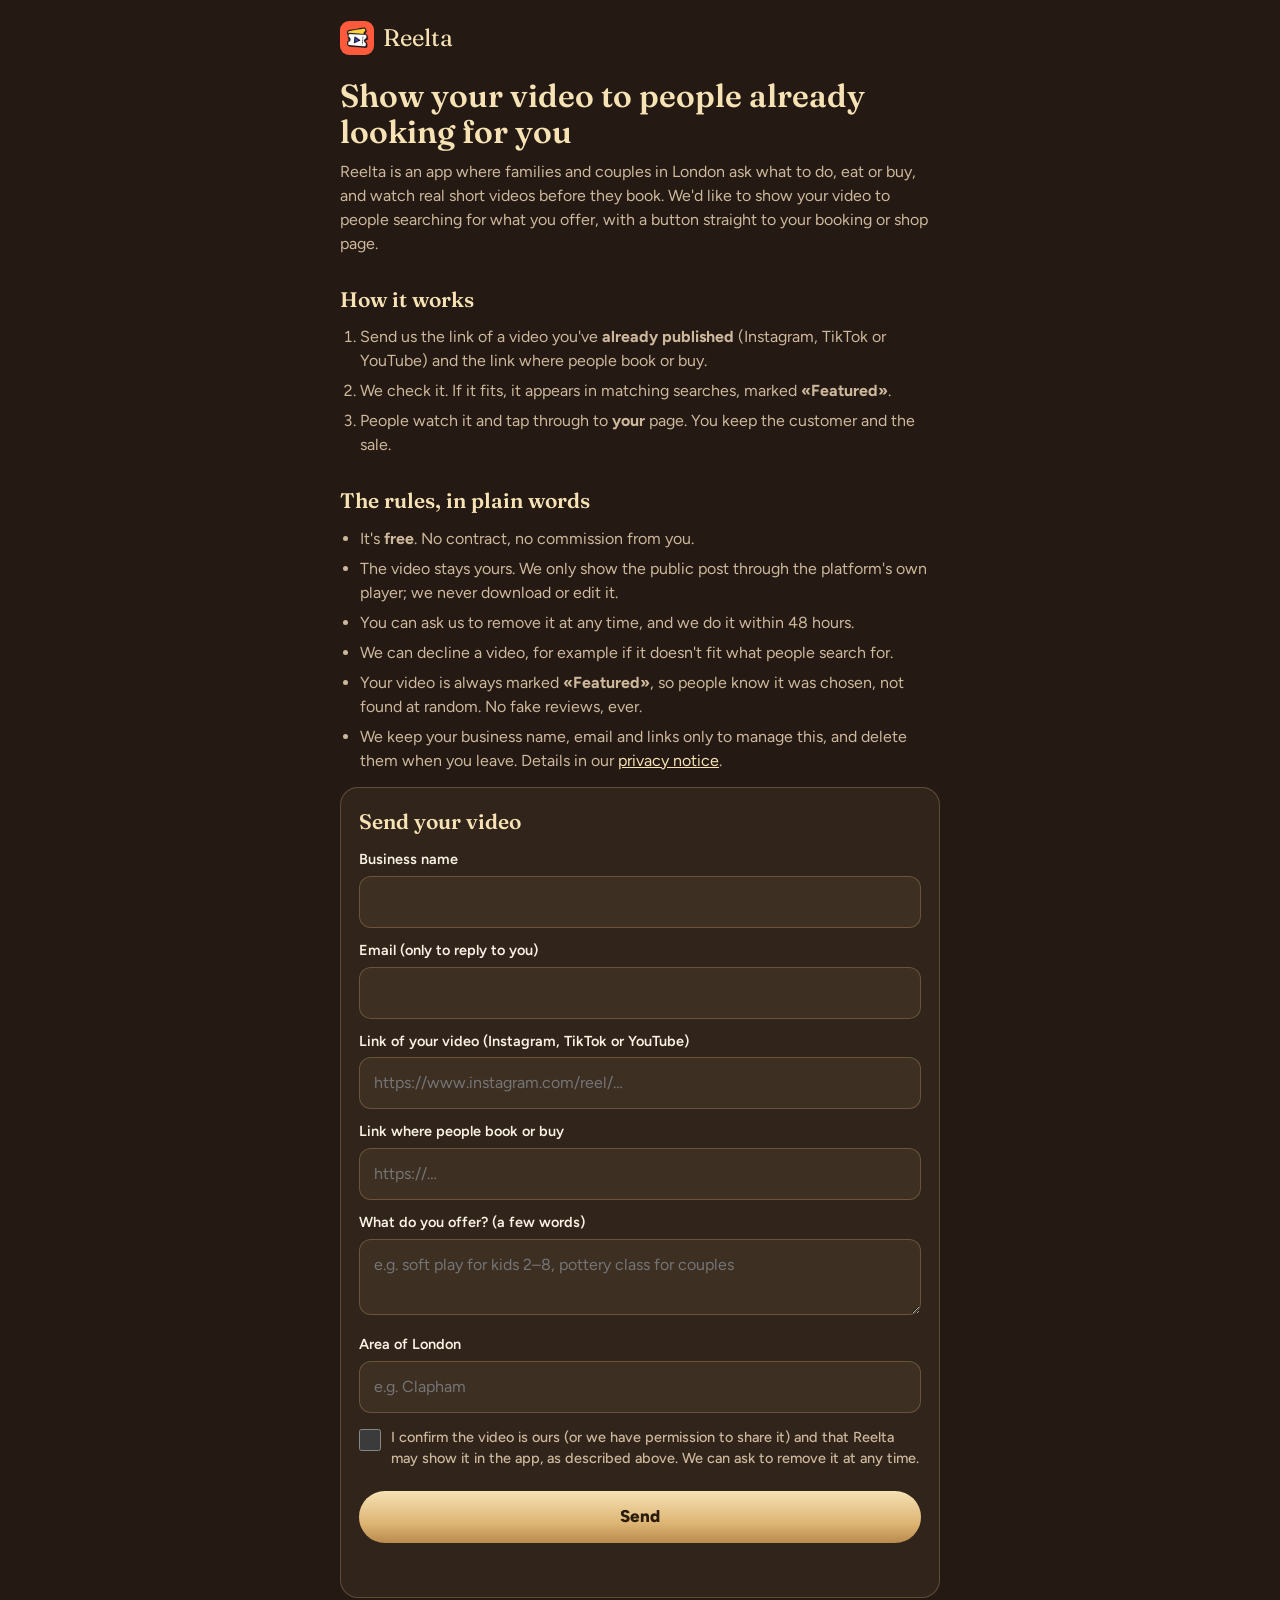
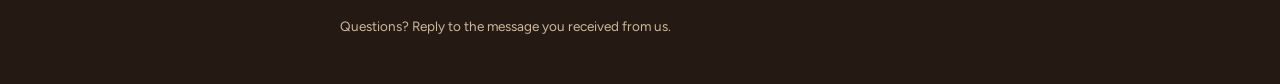
<file: attivita.html>
<!DOCTYPE html>
<html lang="en">
<head>
<meta charset="UTF-8">
<meta name="viewport" content="width=device-width, initial-scale=1, viewport-fit=cover">
<meta name="robots" content="noindex">
<title>Reelta · For local businesses</title>
<meta name="theme-color" content="#241A13">
<link rel="icon" href="icon-192.png?p2">
<link rel="preconnect" href="https://fonts.googleapis.com">
<link rel="preconnect" href="https://fonts.gstatic.com" crossorigin>
<link href="https://fonts.googleapis.com/css2?family=Fraunces:opsz,wght@9..144,600&family=Figtree:wght@400;500;600;800&display=swap" rel="stylesheet">
<style>
:root{color-scheme:dark;--bg:#241A13;--s1:#31251B;--s2:#3E2F23;--line:rgba(226,190,128,.26);--g:#DDB574;--gl:#F6E2B4;--ink:#2B1B0D;--t:#FBF2E4;--m:#CDB89D;--dis:"Fraunces",Georgia,serif;--txt:"Figtree",-apple-system,BlinkMacSystemFont,"Segoe UI",Roboto,sans-serif}
*{box-sizing:border-box;margin:0;padding:0}
body{background:var(--bg);color:var(--t);font-family:var(--txt);line-height:1.5;-webkit-font-smoothing:antialiased}
.wrap{max-width:640px;margin:0 auto;padding:calc(20px + env(safe-area-inset-top,0px)) 20px 48px}
.logo{display:flex;align-items:center;gap:9px;font-family:var(--dis);font-size:24px;color:var(--gl);text-decoration:none;margin-bottom:22px}
.logo img{width:34px;height:34px;border-radius:9px}
h1{font-family:var(--dis);font-weight:600;font-size:32px;line-height:1.12;color:var(--gl);margin-bottom:10px}
h2{font-family:var(--dis);font-weight:600;font-size:21px;color:var(--gl);margin:28px 0 10px}
p,li{color:var(--m);font-size:16px}
ol,ul{padding-left:20px;display:grid;gap:6px}
.card{background:var(--s1);border:1px solid var(--line);border-radius:18px;padding:18px;margin-top:14px}
label{display:block;font-weight:600;color:var(--t);font-size:14.5px;margin:12px 0 5px}
input,textarea{width:100%;padding:13px 14px;border-radius:12px;border:1px solid var(--line);background:var(--s2);color:var(--t);font:inherit;font-size:16px}
textarea{min-height:70px;resize:vertical}
.chk{display:flex;gap:10px;align-items:flex-start;margin-top:14px;font-weight:500;color:var(--m)}
.chk input{width:22px;height:22px;flex:none;margin-top:2px;accent-color:var(--g)}
button{margin-top:16px;width:100%;min-height:52px;border:0;border-radius:999px;background:linear-gradient(180deg,var(--gl),var(--g) 62%,#B98B4E);color:var(--ink);font:inherit;font-weight:800;font-size:17px;cursor:pointer}
button:disabled{opacity:.6}
#msg{margin-top:12px;font-weight:600;min-height:1.5em}
#msg.ok{color:#8FD6A0}#msg.err{color:#FFB4A8}
.small{font-size:13.5px}
a{color:var(--gl)}
</style>
</head>
<body>
<div class="wrap">
  <a class="logo" href="scopri.html"><img src="icon-192.png?p2" alt="">Reelta</a>
  <h1>Show your video to people already looking for you</h1>
  <p>Reelta is an app where families and couples in London ask what to do, eat or buy, and watch real short videos before they book. We'd like to show your video to people searching for what you offer, with a button straight to your booking or shop page.</p>

  <h2>How it works</h2>
  <ol>
    <li>Send us the link of a video you've <b>already published</b> (Instagram, TikTok or YouTube) and the link where people book or buy.</li>
    <li>We check it. If it fits, it appears in matching searches, marked <b>«Featured»</b>.</li>
    <li>People watch it and tap through to <b>your</b> page. You keep the customer and the sale.</li>
  </ol>

  <h2>The rules, in plain words</h2>
  <ul>
    <li>It's <b>free</b>. No contract, no commission from you.</li>
    <li>The video stays yours. We only show the public post through the platform's own player; we never download or edit it.</li>
    <li>You can ask us to remove it at any time, and we do it within 48 hours.</li>
    <li>We can decline a video, for example if it doesn't fit what people search for.</li>
    <li>Your video is always marked <b>«Featured»</b>, so people know it was chosen, not found at random. No fake reviews, ever.</li>
    <li>We keep your business name, email and links only to manage this, and delete them when you leave. Details in our <a href="privacy.html">privacy notice</a>.</li>
  </ul>

  <div class="card">
    <h2 style="margin-top:0">Send your video</h2>
    <form id="f" novalidate>
      <label for="n">Business name</label>
      <input id="n" maxlength="80" autocomplete="organization" required>
      <label for="e">Email (only to reply to you)</label>
      <input id="e" type="email" maxlength="120" autocomplete="email" required>
      <label for="v">Link of your video (Instagram, TikTok or YouTube)</label>
      <input id="v" type="url" maxlength="300" inputmode="url" placeholder="https://www.instagram.com/reel/…" required>
      <label for="a">Link where people book or buy</label>
      <input id="a" type="url" maxlength="300" inputmode="url" placeholder="https://…" required>
      <label for="w">What do you offer? (a few words)</label>
      <textarea id="w" maxlength="120" placeholder="e.g. soft play for kids 2–8, pottery class for couples"></textarea>
      <label for="ar">Area of London</label>
      <input id="ar" maxlength="60" placeholder="e.g. Clapham">
      <label class="chk"><input id="c" type="checkbox" required><span>I confirm the video is ours (or we have permission to share it) and that Reelta may show it in the app, as described above. We can ask to remove it at any time.</span></label>
      <button id="go" type="submit">Send</button>
      <p id="msg" aria-live="polite"></p>
    </form>
  </div>
  <p class="small" style="margin-top:18px">Questions? Reply to the message you received from us.</p>
</div>
<script>
(function () {
  var SB = 'https://rvtxhsasngpqtojntpcn.supabase.co', SK = 'sb_publishable_gJzeHncdMVaGN2wvUAoTBA_TtnFhpC2';
  var $ = function (id) { return document.getElementById(id); }, msg = $('msg');
  var say = function (t, ok) { msg.textContent = t; msg.className = ok ? 'ok' : 'err'; };
  var VID = /^https:\/\/(www\.|m\.|vm\.|vt\.)?(instagram\.com|tiktok\.com|youtube\.com|youtu\.be)\//;
  $('f').addEventListener('submit', function (ev) {
    ev.preventDefault();
    var d = { name: $('n').value.trim(), email: $('e').value.trim(), video_url: $('v').value.trim(), action_url: $('a').value.trim(), what: $('w').value.trim(), area: $('ar').value.trim(), consent: $('c').checked, lang: 'en' };
    if (d.name.length < 2) return say('Please add your business name.');
    if (!/^[^@\s]+@[^@\s]+\.[^@\s]+$/.test(d.email)) return say('Please check the email.');
    if (!VID.test(d.video_url)) return say('The video link must start with https:// and be from Instagram, TikTok or YouTube.');
    if (!/^https:\/\/\S+$/.test(d.action_url)) return say('The booking link must start with https://');
    if (!d.consent) return say('Please tick the box to confirm.');
    $('go').disabled = true; say('Sending…', true);
    fetch(SB + '/rest/v1/biz_sub', { method: 'POST', headers: { 'Content-Type': 'application/json', apikey: SK, Authorization: 'Bearer ' + SK, Prefer: 'return=minimal' }, body: JSON.stringify(d) })
      .then(function (r) { if (!r.ok) throw new Error(r.status); $('f').reset(); say('Thank you! We’ll check your video and reply by email within a few days.', true); })
      .catch(function () { say('It didn’t go through. Please check the links and try again.'); })
      .then(function () { $('go').disabled = false; });
  });
})();
</script>
</body>
</html>
</file>
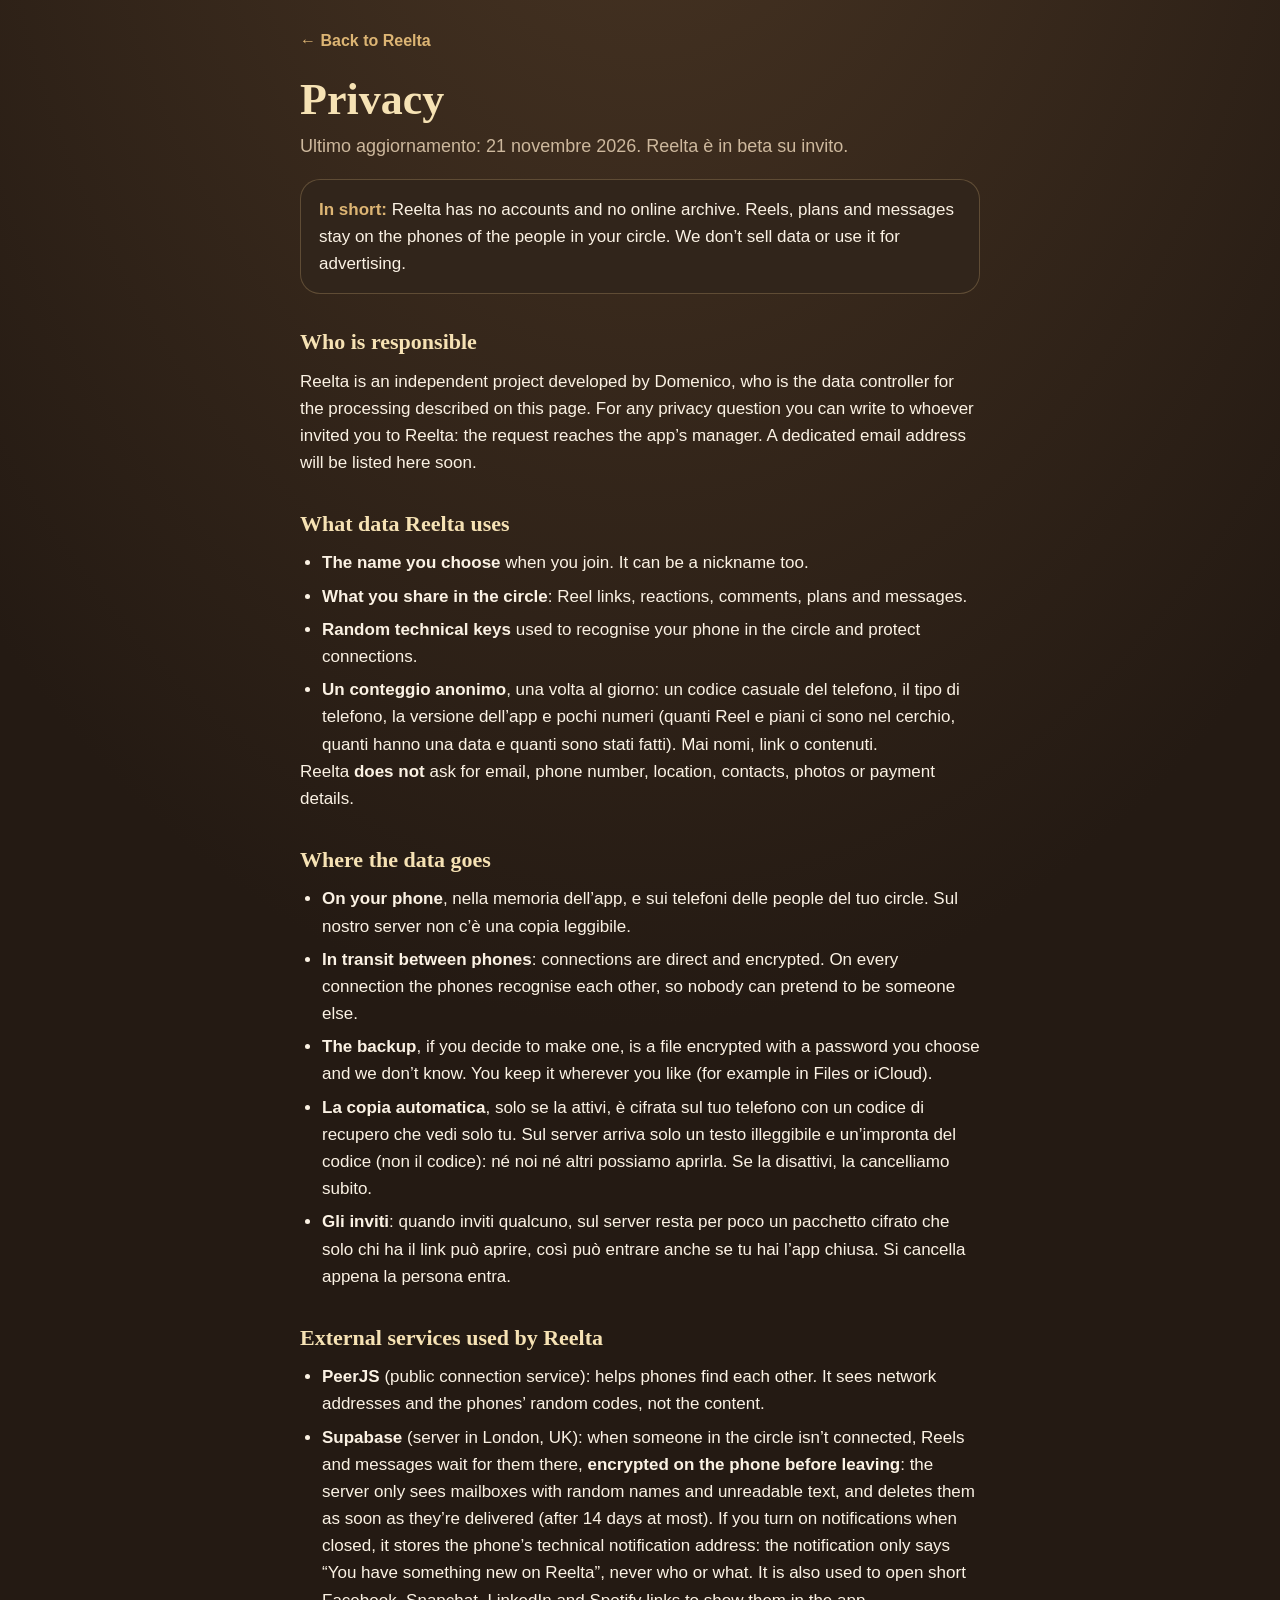
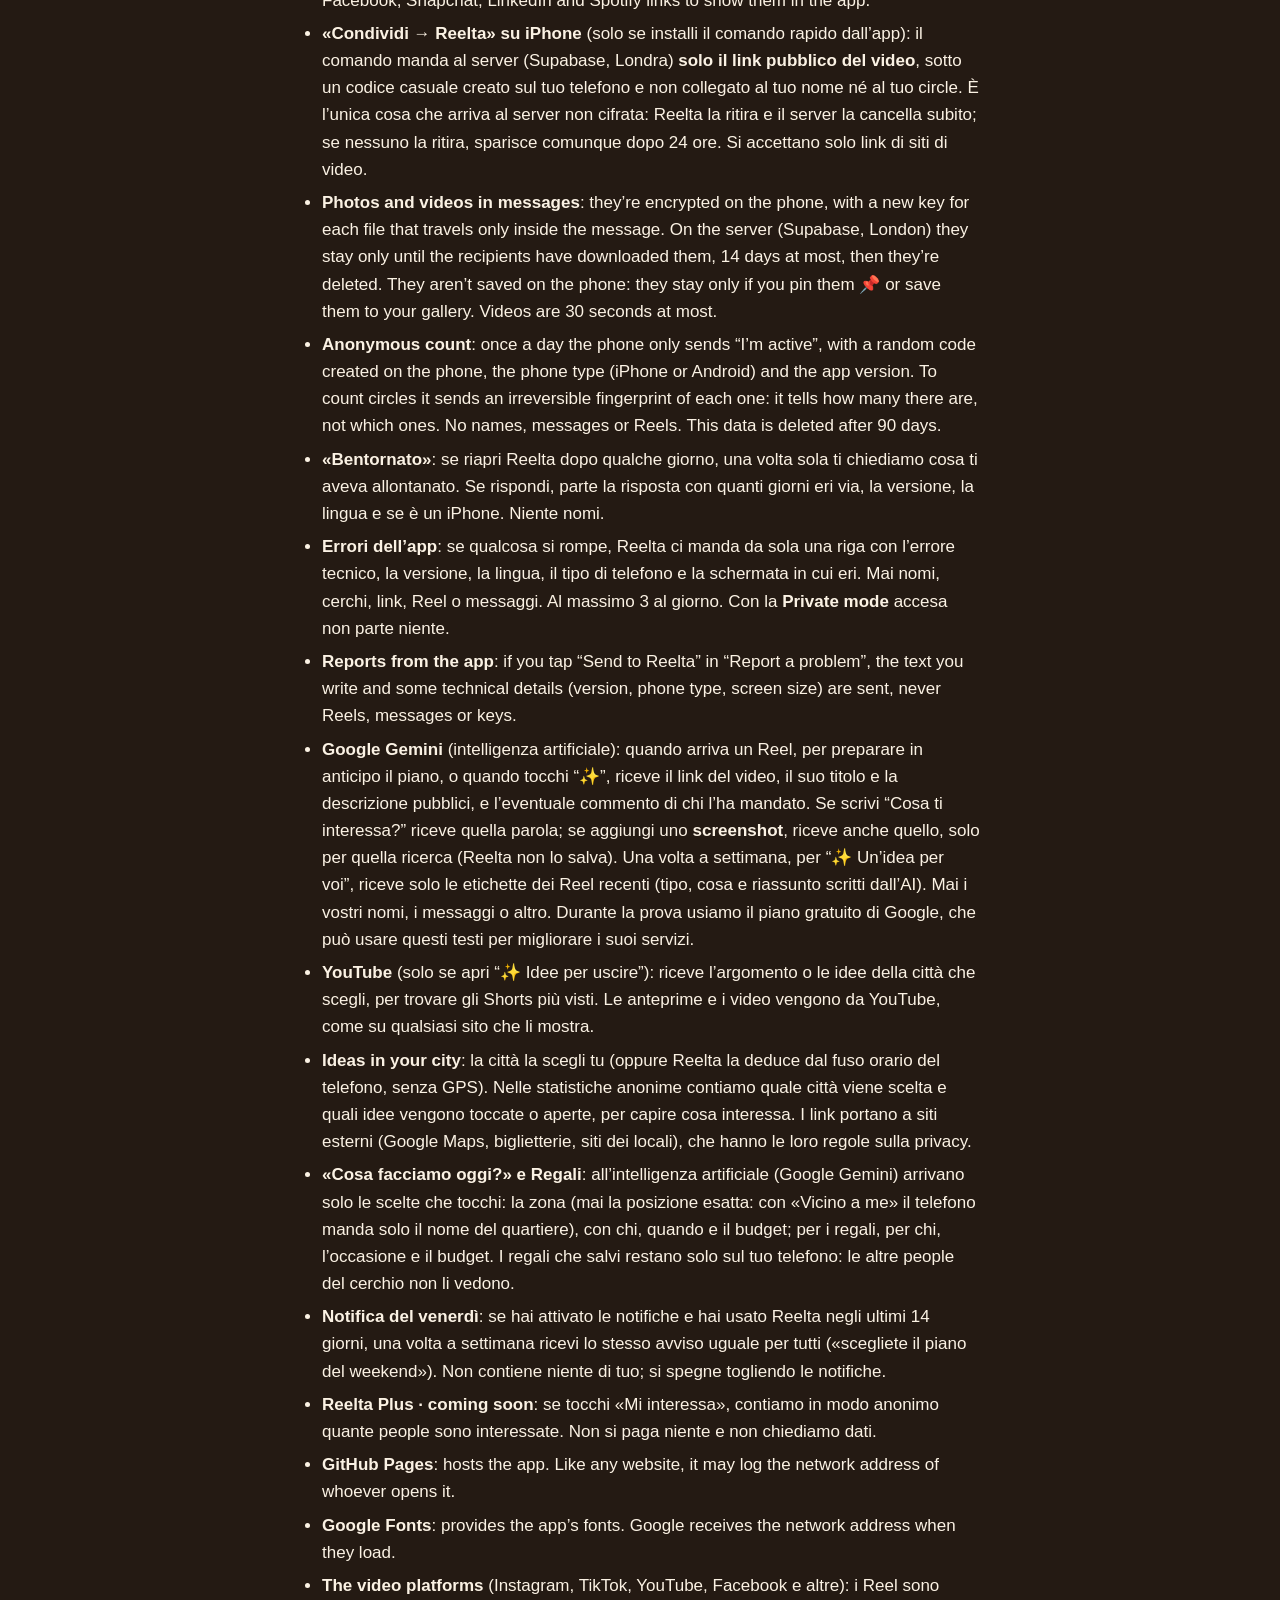
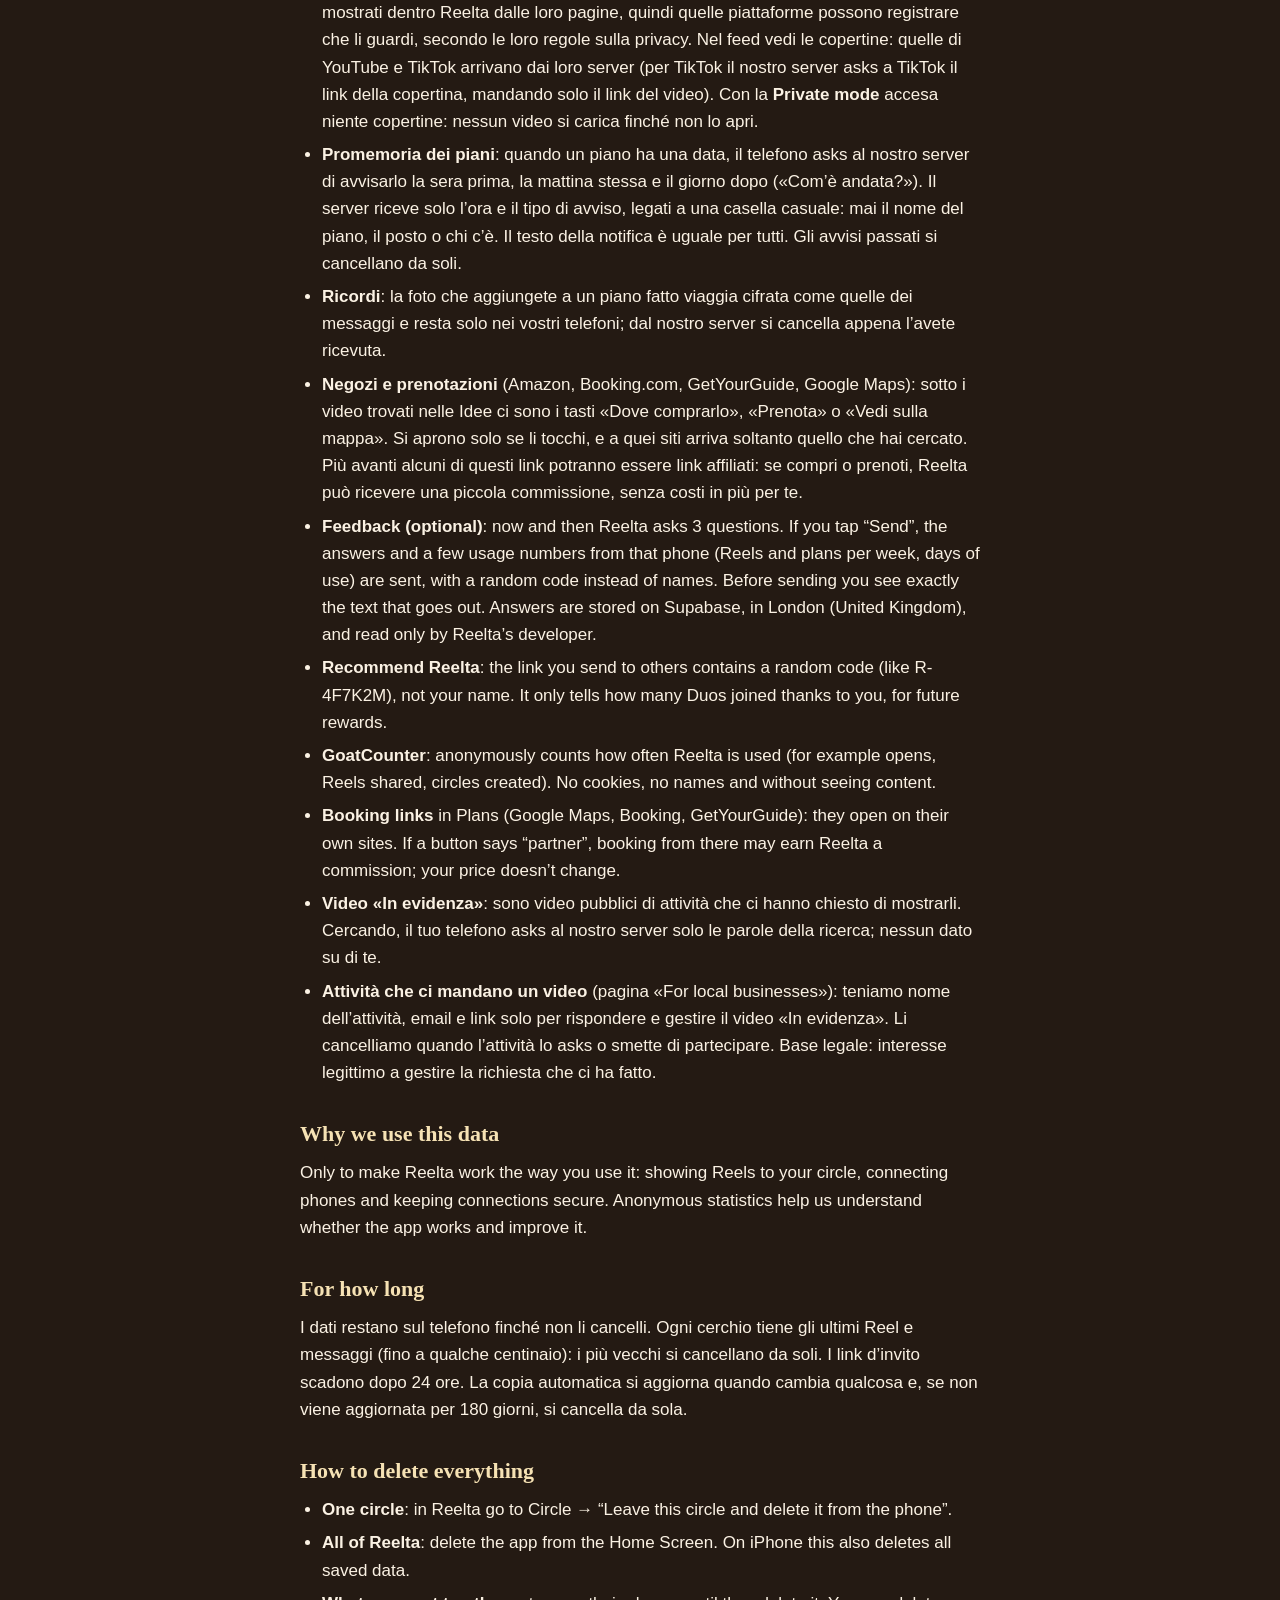
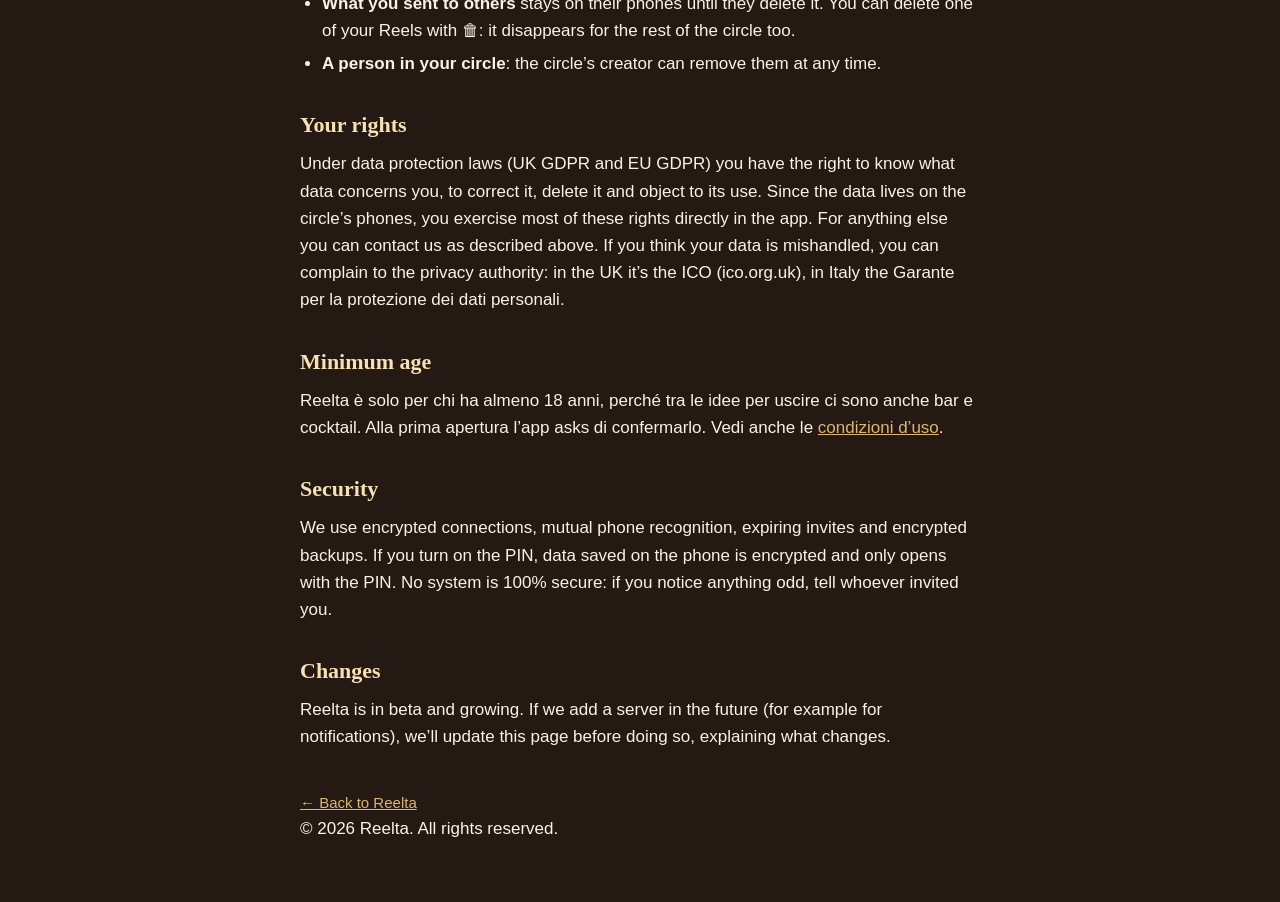
<file: privacy.html>
<!DOCTYPE html>
<html lang="it">
<head>
<meta charset="UTF-8">
<meta name="viewport" content="width=device-width, initial-scale=1, viewport-fit=cover">
<script src="lang.js"></script>
<title>Privacy · Reelta</title>
<meta name="description" content="Come Reelta tratta i tuoi dati: cosa salva, dove, chi lo vede e come cancellare tutto.">
<meta name="theme-color" content="#241A13">
<link rel="icon" href="icon-192.png?p2">
<style>
:root{color-scheme:dark;--bg:#241A13;--s1:#31251B;--line:rgba(226,190,128,.26);--g:#DDB574;--gl:#F6E2B4;--t:#FBF2E4;--m:#CDB89D}
*{box-sizing:border-box;margin:0;padding:0}
body{background:radial-gradient(120% 40% at 50% -6%,#4A3624 0%,var(--bg) 60%) var(--bg);color:var(--t);font-family:-apple-system,BlinkMacSystemFont,"Segoe UI",Roboto,sans-serif;line-height:1.6;-webkit-font-smoothing:antialiased}
main{max-width:720px;margin:0 auto;padding:calc(28px + env(safe-area-inset-top,0px)) 20px 60px}
a{color:var(--g)}
h1{font-family:Georgia,"Times New Roman",serif;font-weight:600;font-size:clamp(32px,8vw,44px);color:var(--gl);line-height:1.1;margin-bottom:8px}
h2{font-family:Georgia,"Times New Roman",serif;font-weight:600;font-size:22px;color:var(--gl);margin:30px 0 8px}
p,li{font-size:17px;color:var(--t)}
p+p{margin-top:10px}
ul{padding-left:22px;margin-top:8px}li+li{margin-top:6px}
.lead{color:var(--m);font-size:18px}
.box{background:var(--s1);border:1px solid var(--line);border-radius:20px;padding:16px 18px;margin-top:18px}
.box b{color:var(--g)}
.top{display:inline-block;margin-bottom:22px;text-decoration:none;font-weight:700}
footer{margin-top:40px;color:var(--m);font-size:15px}
</style>
</head>
<body>
<main>
<a class="top" href="./">← Torna a Reelta</a>
<h1>Privacy</h1>
<p class="lead">Ultimo aggiornamento: 21 novembre 2026. Reelta è in beta su invito.</p>

<div class="box">
  <p><b>In breve:</b> Reelta non ha account e non ha un archivio online. Reel, piani e messaggi restano sui telefoni delle persone del tuo cerchio. Non vendiamo dati e non li usiamo per pubblicità.</p>
</div>

<h2>Chi è responsabile</h2>
<p>Reelta è un progetto indipendente sviluppato da Domenico, che è il titolare del trattamento dei dati descritto in questa pagina. Per qualsiasi domanda sulla privacy puoi scrivere a chi ti ha invitato su Reelta: la richiesta arriva a chi gestisce l’app. Un indirizzo email dedicato verrà indicato qui a breve.</p>

<h2>Quali dati usa Reelta</h2>
<ul>
  <li><b>Il nome che scegli</b> quando entri. Può essere anche un soprannome.</li>
  <li><b>Quello che condividi nel cerchio</b>: i link dei Reel, le reazioni, i commenti, i piani e i messaggi.</li>
  <li><b>Chiavi tecniche casuali</b> che servono a riconoscere il tuo telefono nel cerchio e a proteggere i collegamenti.</li>
  <li><b>Un conteggio anonimo</b>, una volta al giorno: un codice casuale del telefono, il tipo di telefono, la versione dell’app e pochi numeri (quanti Reel e piani ci sono nel cerchio, quanti hanno una data e quanti sono stati fatti). Mai nomi, link o contenuti.</li>
</ul>
<p>Reelta <b>non</b> chiede email, numero di telefono, posizione, rubrica, foto o dati di pagamento.</p>

<h2>Dove finiscono i dati</h2>
<ul>
  <li><b>Sul tuo telefono</b>, nella memoria dell’app, e sui telefoni delle persone del tuo cerchio. Sul nostro server non c’è una copia leggibile.</li>
  <li><b>In viaggio tra i telefoni</b>: i collegamenti sono diretti e cifrati. A ogni collegamento i telefoni si riconoscono a vicenda, così nessuno può fingersi un altro.</li>
  <li><b>La copia di sicurezza</b>, se decidi di farla, è un file cifrato con una password che scegli tu e che noi non conosciamo. Lo conservi dove vuoi tu (per esempio in File o iCloud).</li>
  <li><b>La copia automatica</b>, solo se la attivi, è cifrata sul tuo telefono con un codice di recupero che vedi solo tu. Sul server arriva solo un testo illeggibile e un’impronta del codice (non il codice): né noi né altri possiamo aprirla. Se la disattivi, la cancelliamo subito.</li>
  <li><b>Gli inviti</b>: quando inviti qualcuno, sul server resta per poco un pacchetto cifrato che solo chi ha il link può aprire, così può entrare anche se tu hai l’app chiusa. Si cancella appena la persona entra.</li>
</ul>

<h2>Servizi esterni usati da Reelta</h2>
<ul>
  <li><b>PeerJS</b> (servizio pubblico di collegamento): aiuta i telefoni a trovarsi. Vede gli indirizzi di rete e i codici casuali dei telefoni, non i contenuti.</li>
  <li><b>Supabase</b> (server a Londra, Regno Unito): quando una persona del cerchio non è collegata, Reel e messaggi la aspettano lì, <b>cifrati sul telefono prima di partire</b>: il server vede solo caselle con nomi casuali e testo illeggibile, e li cancella appena consegnati (al massimo dopo 14 giorni). Se attivi gli avvisi ad app chiusa, conserva l’indirizzo tecnico delle notifiche del telefono: la notifica dice solo “Hai qualcosa di nuovo su Reelta”, mai chi né cosa. Serve anche ad aprire i link corti di Facebook, Snapchat, LinkedIn e Spotify per mostrarli nell’app.</li>
  <li><b>«Condividi → Reelta» su iPhone</b> (solo se installi il comando rapido dall’app): il comando manda al server (Supabase, Londra) <b>solo il link pubblico del video</b>, sotto un codice casuale creato sul tuo telefono e non collegato al tuo nome né al tuo cerchio. È l’unica cosa che arriva al server non cifrata: Reelta la ritira e il server la cancella subito; se nessuno la ritira, sparisce comunque dopo 24 ore. Si accettano solo link di siti di video.</li>
  <li><b>Foto e video nei messaggi</b>: vengono cifrati sul telefono, con una chiave nuova per ogni file che viaggia solo dentro il messaggio. Sul server (Supabase, Londra) restano solo finché chi deve riceverli li ha scaricati, al massimo 14 giorni, poi si cancellano. Sul telefono non si salvano: restano solo se li fissi 📌 o li salvi tu nella galleria. I video durano al massimo 30 secondi.</li>
  <li><b>Conteggio anonimo</b>: una volta al giorno il telefono manda solo “sono attivo”, con un codice casuale creato sul telefono, il tipo di telefono (iPhone o Android) e la versione dell’app. Per contare i cerchi manda un’impronta irreversibile di ciascuno: serve a sapere quanti sono, non quali. Niente nomi, messaggi o Reel. Questi dati si cancellano dopo 90 giorni.</li>
  <li><b>«Bentornato»</b>: se riapri Reelta dopo qualche giorno, una volta sola ti chiediamo cosa ti aveva allontanato. Se rispondi, parte la risposta con quanti giorni eri via, la versione, la lingua e se è un iPhone. Niente nomi.</li>
  <li><b>Errori dell’app</b>: se qualcosa si rompe, Reelta ci manda da sola una riga con l’errore tecnico, la versione, la lingua, il tipo di telefono e la schermata in cui eri. Mai nomi, cerchi, link, Reel o messaggi. Al massimo 3 al giorno. Con la <b>Modalità riservata</b> accesa non parte niente.</li>
  <li><b>Segnalazioni dall’app</b>: se tocchi “Invia a Reelta” in “Segnala un problema”, partono il testo che scrivi e alcuni dettagli tecnici (versione, tipo di telefono, misure dello schermo), mai Reel, messaggi o chiavi.</li>
  <li><b>Google Gemini</b> (intelligenza artificiale): quando arriva un Reel, per preparare in anticipo il piano, o quando tocchi “✨”, riceve il link del video, il suo titolo e la descrizione pubblici, e l’eventuale commento di chi l’ha mandato. Se scrivi “Cosa ti interessa?” riceve quella parola; se aggiungi uno <b>screenshot</b>, riceve anche quello, solo per quella ricerca (Reelta non lo salva). Una volta a settimana, per “✨ Un’idea per voi”, riceve solo le etichette dei Reel recenti (tipo, cosa e riassunto scritti dall’AI). Mai i vostri nomi, i messaggi o altro. Durante la prova usiamo il piano gratuito di Google, che può usare questi testi per migliorare i suoi servizi.</li>
  <li><b>YouTube</b> (solo se apri “✨ Idee per uscire”): riceve l’argomento o le idee della città che scegli, per trovare gli Shorts più visti. Le anteprime e i video vengono da YouTube, come su qualsiasi sito che li mostra.</li>
  <li><b>Idee in città</b>: la città la scegli tu (oppure Reelta la deduce dal fuso orario del telefono, senza GPS). Nelle statistiche anonime contiamo quale città viene scelta e quali idee vengono toccate o aperte, per capire cosa interessa. I link portano a siti esterni (Google Maps, biglietterie, siti dei locali), che hanno le loro regole sulla privacy.</li>
  <li><b>«Cosa facciamo oggi?» e Regali</b>: all’intelligenza artificiale (Google Gemini) arrivano solo le scelte che tocchi: la zona (mai la posizione esatta: con «Vicino a me» il telefono manda solo il nome del quartiere), con chi, quando e il budget; per i regali, per chi, l’occasione e il budget. I regali che salvi restano solo sul tuo telefono: le altre persone del cerchio non li vedono.</li>
  <li><b>Notifica del venerdì</b>: se hai attivato le notifiche e hai usato Reelta negli ultimi 14 giorni, una volta a settimana ricevi lo stesso avviso uguale per tutti («scegliete il piano del weekend»). Non contiene niente di tuo; si spegne togliendo le notifiche.</li>
  <li><b>Reelta Plus · in arrivo</b>: se tocchi «Mi interessa», contiamo in modo anonimo quante persone sono interessate. Non si paga niente e non chiediamo dati.</li>
  <li><b>GitHub Pages</b>: ospita l’app. Come ogni sito, può registrare l’indirizzo di rete di chi la apre.</li>
  <li><b>Google Fonts</b>: fornisce i caratteri dell’app. Google riceve l’indirizzo di rete quando vengono caricati.</li>
  <li><b>Le piattaforme dei video</b> (Instagram, TikTok, YouTube, Facebook e altre): i Reel sono mostrati dentro Reelta dalle loro pagine, quindi quelle piattaforme possono registrare che li guardi, secondo le loro regole sulla privacy. Nel feed vedi le copertine: quelle di YouTube e TikTok arrivano dai loro server (per TikTok il nostro server chiede a TikTok il link della copertina, mandando solo il link del video). Con la <b>Modalità riservata</b> accesa niente copertine: nessun video si carica finché non lo apri.</li>
  <li><b>Promemoria dei piani</b>: quando un piano ha una data, il telefono chiede al nostro server di avvisarlo la sera prima, la mattina stessa e il giorno dopo («Com’è andata?»). Il server riceve solo l’ora e il tipo di avviso, legati a una casella casuale: mai il nome del piano, il posto o chi c’è. Il testo della notifica è uguale per tutti. Gli avvisi passati si cancellano da soli.</li>
  <li><b>Ricordi</b>: la foto che aggiungete a un piano fatto viaggia cifrata come quelle dei messaggi e resta solo nei vostri telefoni; dal nostro server si cancella appena l’avete ricevuta.</li>
  <li><b>Negozi e prenotazioni</b> (Amazon, Booking.com, GetYourGuide, Google Maps): sotto i video trovati nelle Idee ci sono i tasti «Dove comprarlo», «Prenota» o «Vedi sulla mappa». Si aprono solo se li tocchi, e a quei siti arriva soltanto quello che hai cercato. Più avanti alcuni di questi link potranno essere link affiliati: se compri o prenoti, Reelta può ricevere una piccola commissione, senza costi in più per te.</li>
  <li><b>Pareri (facoltativi)</b>: ogni tanto Reelta chiede 3 domande. Se tocchi “Invia”, partono le risposte e alcuni numeri d’uso di quel telefono (Reel e piani a settimana, giorni di uso), con un codice casuale al posto dei nomi. Prima di inviare vedi esattamente il testo che parte. Le risposte sono conservate su Supabase, a Londra (Regno Unito), e lette solo da chi sviluppa Reelta.</li>
  <li><b>Consiglia Reelta</b>: il link che mandi ad altre persone contiene un codice casuale (tipo R-4F7K2M), non il tuo nome. Serve solo a sapere quanti Duo sono arrivati grazie a te, per i premi futuri.</li>
  <li><b>GoatCounter</b>: conta in modo anonimo quante volte si usa Reelta (per esempio aperture, Reel condivisi, cerchi creati). Senza cookie, senza nomi e senza vedere i contenuti.</li>
  <li><b>Link di prenotazione</b> nei Piani (Google Maps, Booking, GetYourGuide): si aprono sui loro siti. Se un pulsante dice “partner”, prenotando da lì Reelta può ricevere una commissione; per te il prezzo non cambia.</li>
  <li><b>Video «In evidenza»</b>: sono video pubblici di attività che ci hanno chiesto di mostrarli. Cercando, il tuo telefono chiede al nostro server solo le parole della ricerca; nessun dato su di te.</li>
  <li><b>Attività che ci mandano un video</b> (pagina «For local businesses»): teniamo nome dell’attività, email e link solo per rispondere e gestire il video «In evidenza». Li cancelliamo quando l’attività lo chiede o smette di partecipare. Base legale: interesse legittimo a gestire la richiesta che ci ha fatto.</li>
</ul>

<h2>Perché usiamo questi dati</h2>
<p>Solo per far funzionare Reelta come lo usi tu: mostrare i Reel al tuo cerchio, collegare i telefoni e tenere al sicuro i collegamenti. Le statistiche anonime servono a capire se l’app funziona e a migliorarla.</p>

<h2>Per quanto tempo</h2>
<p>I dati restano sul telefono finché non li cancelli. Ogni cerchio tiene gli ultimi Reel e messaggi (fino a qualche centinaio): i più vecchi si cancellano da soli. I link d’invito scadono dopo 24 ore. La copia automatica si aggiorna quando cambia qualcosa e, se non viene aggiornata per 180 giorni, si cancella da sola.</p>

<h2>Come cancellare tutto</h2>
<ul>
  <li><b>Un cerchio</b>: in Reelta vai su Cerchio → “Esci da questo cerchio e cancellalo dal telefono”.</li>
  <li><b>Tutto Reelta</b>: cancella l’app dalla schermata Home. Su iPhone questo elimina anche tutti i dati salvati.</li>
  <li><b>Quello che hai mandato agli altri</b> resta sui loro telefoni finché non lo cancellano. Puoi eliminare un tuo Reel con 🗑: sparisce anche per il resto del cerchio.</li>
  <li><b>Una persona del tuo cerchio</b>: chi ha creato il cerchio può toglierla in ogni momento.</li>
</ul>

<h2>I tuoi diritti</h2>
<p>Secondo le leggi sulla protezione dei dati (UK GDPR e GDPR europeo) hai diritto di sapere quali dati ti riguardano, correggerli, cancellarli e opporti al loro uso. Visto che i dati stanno sui telefoni del cerchio, la maggior parte di questi diritti li eserciti direttamente dall’app. Per il resto puoi contattarci come indicato sopra. Se pensi che i tuoi dati siano trattati male, puoi rivolgerti all’autorità per la privacy: nel Regno Unito è l’ICO (ico.org.uk), in Italia il Garante per la protezione dei dati personali.</p>

<h2>Età minima</h2>
<p>Reelta è solo per chi ha almeno 18 anni, perché tra le idee per uscire ci sono anche bar e cocktail. Alla prima apertura l’app chiede di confermarlo. Vedi anche le <a href="termini.html">condizioni d’uso</a>.</p>

<h2>Sicurezza</h2>
<p>Usiamo collegamenti cifrati, riconoscimento reciproco dei telefoni, inviti che scadono e copie di sicurezza cifrate. Se attivi il PIN, i dati salvati sul telefono vengono cifrati e si aprono solo con il PIN. Nessun sistema è sicuro al 100%: se noti qualcosa di strano, avvisa chi ti ha invitato.</p>

<h2>Cambiamenti</h2>
<p>Reelta è in beta e sta crescendo. Se in futuro aggiungeremo un server (per esempio per le notifiche), aggiorneremo questa pagina prima di farlo, spiegando cosa cambia.</p>

<footer><a href="./">← Torna a Reelta</a><p>© 2026 Reelta. Tutti i diritti riservati.</p></footer>
</main>
</body>
</html>
</file>
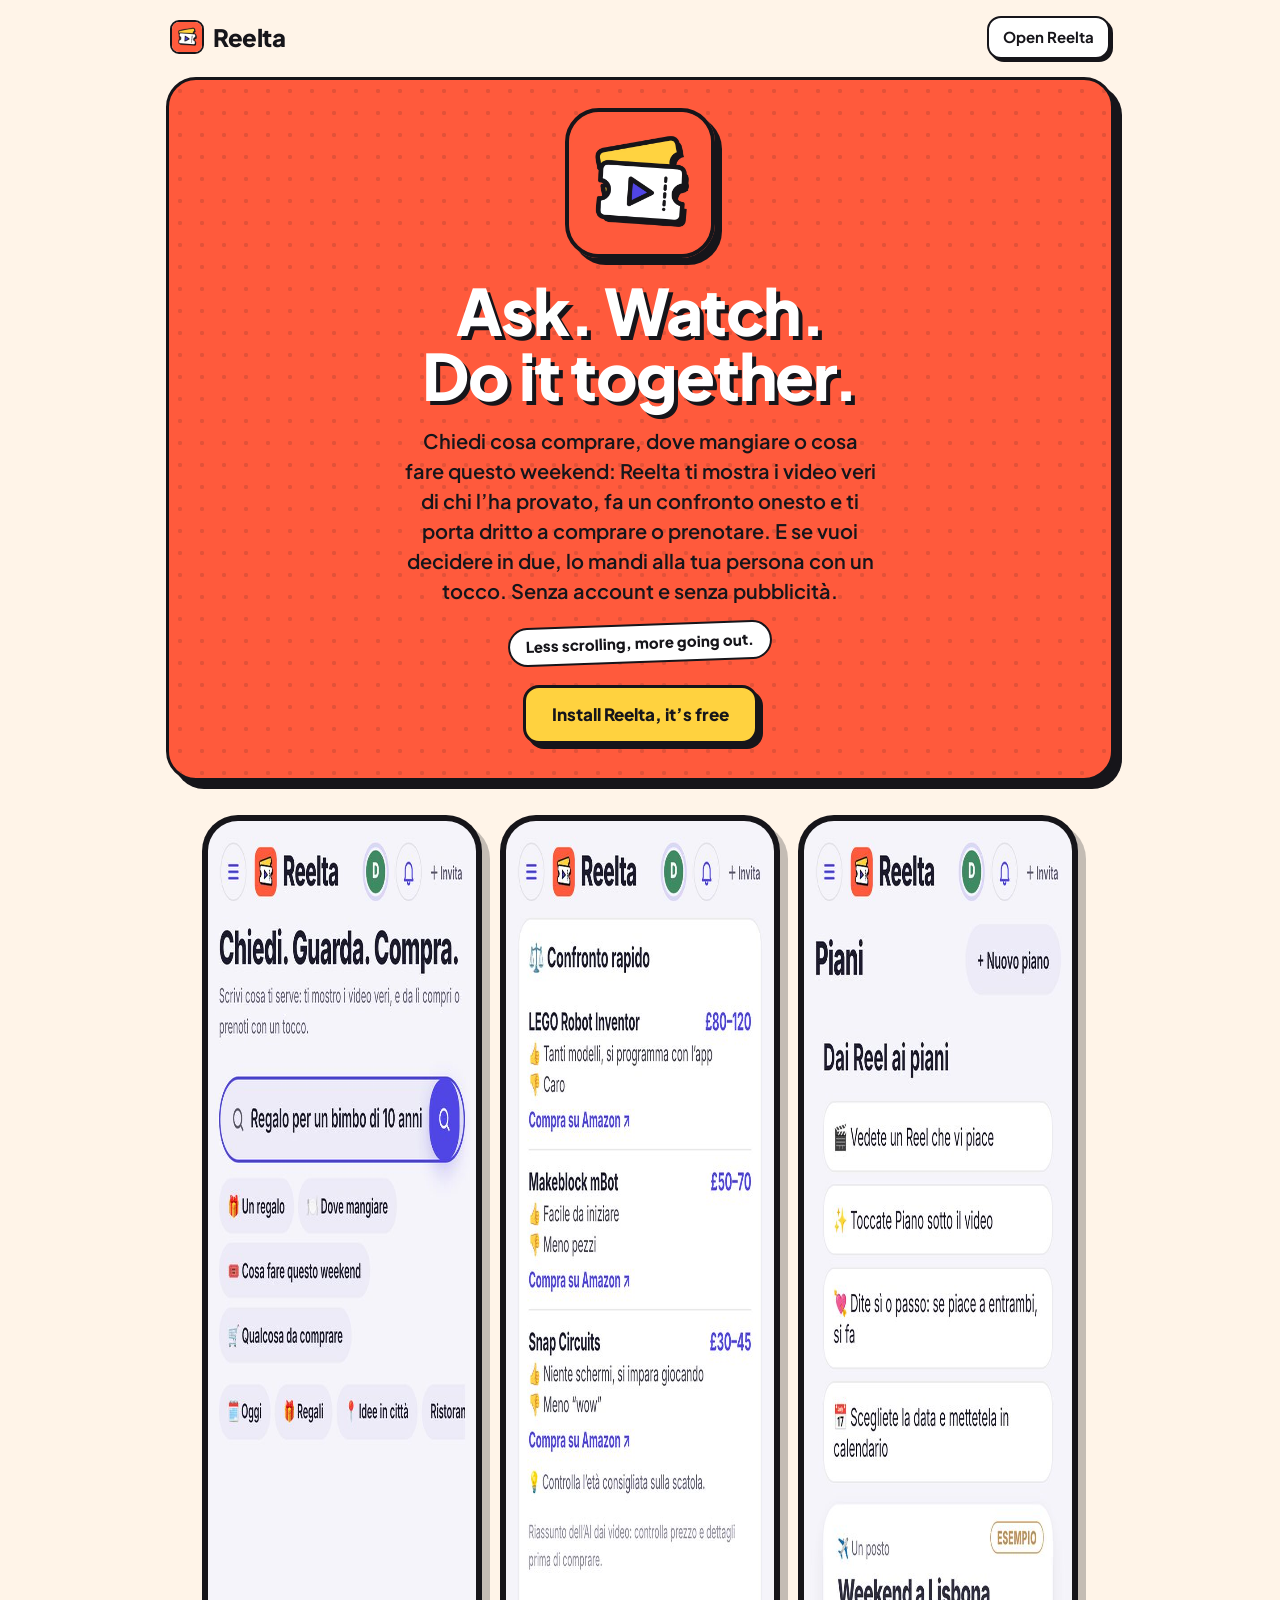
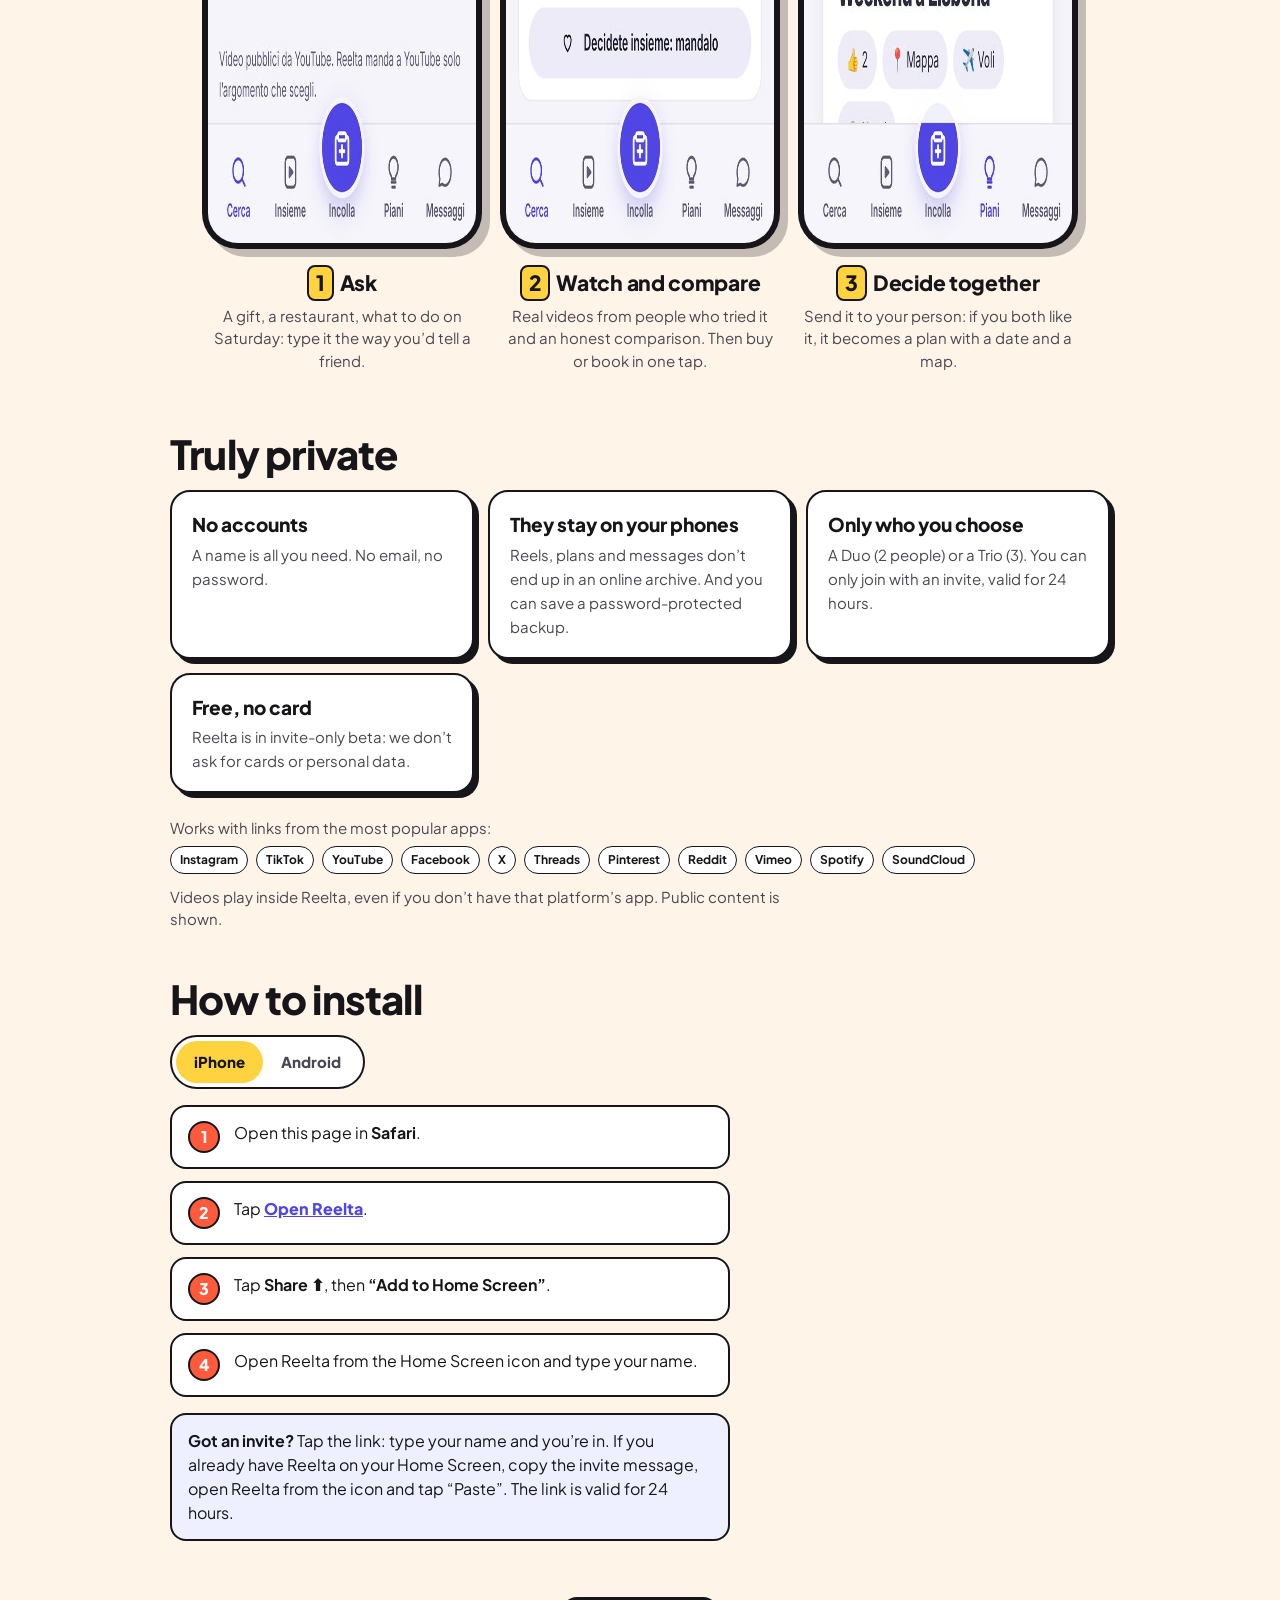
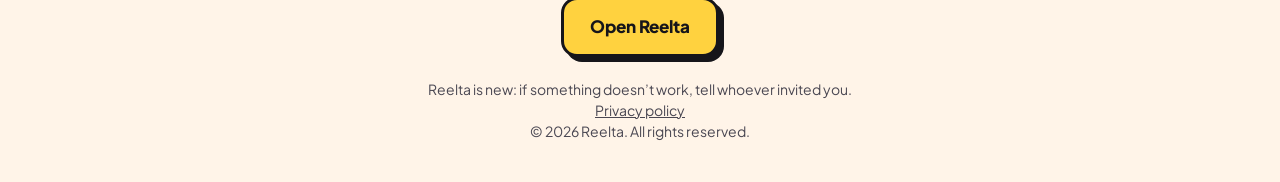
<file: scopri.html>
<!DOCTYPE html>
<html lang="it">
<head>
<meta charset="UTF-8">
<meta name="viewport" content="width=device-width, initial-scale=1, viewport-fit=cover">
<script src="lang.js"></script>
<title>Reelta · Chiedi. Guarda. Fatelo insieme.</title>
<meta name="description" content="Chiedi cosa comprare, dove mangiare o cosa fare: video veri e un tocco per comprare o prenotare. Da decidere insieme. Senza account.">
<meta property="og:title" content="Reelta · Chiedi. Guarda. Fatelo insieme.">
<meta property="og:description" content="Chiedi cosa comprare o cosa fare: video veri, un confronto onesto e un tocco per prenotare. Da decidere insieme.">
<meta property="og:image" content="https://joinreelta.github.io/og.jpg?p2">
<meta property="og:url" content="https://joinreelta.github.io/scopri.html">
<meta property="og:type" content="website">
<meta name="theme-color" content="#FF5A3C">
<link rel="icon" href="icon-192.png?p2">
<link rel="apple-touch-icon" href="icon-180.png?p2">
<link rel="preconnect" href="https://fonts.googleapis.com">
<link rel="preconnect" href="https://fonts.gstatic.com" crossorigin>
<link href="https://fonts.googleapis.com/css2?family=Plus+Jakarta+Sans:wght@500;600;700;800&display=swap" rel="stylesheet">
<style>
:root{color-scheme:light;--bg:#FFF4E8;--s1:#fff;--k:#16151A;--co:#FF5A3C;--ye:#FFD23F;--vi:#4F46E5;--t:#16151A;--m:#4a4752;
--txt:"Plus Jakarta Sans",-apple-system,BlinkMacSystemFont,"Segoe UI",Roboto,sans-serif}
*{box-sizing:border-box;margin:0;padding:0}
html{scroll-behavior:smooth}
body{background:var(--bg);color:var(--t);font-family:var(--txt);-webkit-font-smoothing:antialiased;line-height:1.5}
a{color:inherit}
.wrap{max-width:980px;margin:0 auto;padding:0 20px}
header{display:flex;align-items:center;justify-content:space-between;padding:calc(16px + env(safe-area-inset-top,0px)) 20px 8px;max-width:980px;margin:0 auto}
.logo{display:flex;align-items:center;gap:9px;font-weight:800;font-size:24px;color:var(--k);text-decoration:none;letter-spacing:-.5px}
.mark{width:34px;height:34px;border-radius:9px;border:2.5px solid var(--k)}
.btn{display:inline-flex;align-items:center;justify-content:center;gap:8px;background:var(--ye);color:var(--k);font-weight:800;font-size:17px;border-radius:16px;padding:14px 26px;min-height:54px;text-decoration:none;border:3px solid var(--k);box-shadow:5px 5px 0 var(--k)}
.btn:active{transform:translate(3px,3px);box-shadow:2px 2px 0 var(--k)}
.btn-o{display:inline-flex;align-items:center;justify-content:center;background:#fff;border:2.5px solid var(--k);color:var(--k);font-weight:700;font-size:16px;border-radius:14px;padding:12px 20px;min-height:48px;text-decoration:none;box-shadow:3px 3px 0 var(--k)}
header .btn-o{min-height:40px;padding:8px 14px;font-size:15px}
.hero{text-align:center;padding:28px 18px 34px;margin:10px -4px 0;background:var(--co);border:3px solid var(--k);border-radius:30px;box-shadow:8px 8px 0 var(--k);background-image:radial-gradient(rgba(22,21,26,.12) 2px,transparent 2.3px);background-size:22px 22px}
.hero .big{width:150px;height:150px;margin:0 auto 20px;display:block;border-radius:34px;border:4px solid var(--k);box-shadow:7px 7px 0 var(--k)}
h1{text-wrap:balance;font-weight:800;font-size:clamp(38px,9.5vw,64px);line-height:1.02;letter-spacing:-1.5px;color:#fff;text-shadow:4px 4px 0 var(--k);max-width:13ch;margin:0 auto}
.lead{font-size:clamp(17px,4.4vw,20px);color:var(--k);font-weight:600;max-width:34ch;margin:18px auto 0}
.tag{display:inline-block;margin-top:18px;background:#fff;border:2.5px solid var(--k);border-radius:999px;padding:6px 16px;font-weight:800;font-size:15px;transform:rotate(-2deg)}
.cta{display:flex;flex-wrap:wrap;gap:10px;justify-content:center;margin-top:22px}
.shots{display:flex;gap:18px;overflow-x:auto;scroll-snap-type:x mandatory;padding:34px 20px 14px;margin:0 -20px;-webkit-overflow-scrolling:touch}
.shot{flex:0 0 min(72vw,280px);scroll-snap-align:center;text-align:center}
.phone{border-radius:36px;padding:6px;background:var(--k);box-shadow:8px 8px 0 rgba(22,21,26,.25)}
.phone img{display:block;width:100%;border-radius:30px}
.shot h3{font-weight:800;font-size:21px;color:var(--k);margin-top:16px;letter-spacing:-.3px}
.shot h3 i{font-style:normal;display:inline-block;background:var(--ye);border:2px solid var(--k);border-radius:8px;padding:0 7px;margin-right:6px}
.shot p{font-size:15px;color:var(--m);margin-top:4px}
@media (min-width:900px){.shots{justify-content:center;overflow:visible}.shot{flex-basis:280px}}
section{padding:46px 0 0}
h2{text-wrap:balance;font-weight:800;font-size:clamp(28px,7vw,40px);line-height:1.1;letter-spacing:-.8px;color:var(--k);margin-bottom:14px}
.plats{display:flex;flex-wrap:wrap;gap:8px;margin-top:6px}
.plats span{background:#fff;border:2px solid var(--k);border-radius:999px;padding:8px 14px;font-size:15px;font-weight:700}
.note{color:var(--m);font-size:15px;margin-top:12px;max-width:60ch}
.plats.mini span{font-size:12px!important;padding:4px 9px!important;border-width:1.5px}.compat{padding-top:24px}
.trust{display:grid;gap:14px;grid-template-columns:repeat(auto-fit,minmax(240px,1fr))}
.tile{background:#fff;border:2.5px solid var(--k);border-radius:20px;padding:18px 20px;box-shadow:5px 5px 0 var(--k)}
.tile b{display:block;font-weight:800;font-size:19px;color:var(--k);margin-bottom:4px}
.tile span{color:var(--m);font-size:15px}
.os{display:inline-flex;background:#fff;border:2.5px solid var(--k);border-radius:999px;padding:4px;margin-bottom:16px}
.os button{background:none;border:0;color:var(--m);font:inherit;font-weight:800;font-size:15px;padding:10px 18px;border-radius:999px;cursor:pointer}
.os button[aria-pressed="true"]{background:var(--ye);color:var(--k)}
.steps{list-style:none;display:grid;gap:12px;max-width:560px}
.steps li{display:flex;gap:14px;align-items:flex-start;background:#fff;border:2.5px solid var(--k);border-radius:16px;padding:14px 16px;font-size:16px}
.steps .n{flex:none;width:32px;height:32px;border-radius:50%;background:var(--co);color:#fff;border:2px solid var(--k);font-weight:800;display:flex;align-items:center;justify-content:center}
.steps a{color:var(--vi);font-weight:800}
.invite{margin-top:16px;max-width:560px;border-radius:16px;padding:14px 16px;border:2.5px solid var(--k);background:#EEF0FF;font-size:16px}
footer{padding:56px 20px calc(40px + env(safe-area-inset-bottom,0px));text-align:center;color:var(--m);font-size:14px}
footer .btn{margin-bottom:22px}
[hidden]{display:none!important}
a:focus-visible,button:focus-visible{outline:3px solid var(--vi);outline-offset:2px}
@media (prefers-reduced-motion:reduce){html{scroll-behavior:auto}}
</style>
</head>
<body>

<header>
  <a class="logo" href="./scopri.html"><img class="mark" src="icon-180.png?p2" alt="">Reelta</a>
  <a class="btn-o" href="./" data-ev="apri-dall-intestazione">Apri Reelta</a>
</header>

<main class="wrap">
  <div class="hero">
    <img class="big" src="logo-reelta.webp?p2" alt="Reelta">
    <h1>Chiedi. Guarda. Fatelo insieme.</h1>
    <p class="lead">Chiedi cosa comprare, dove mangiare o cosa fare questo weekend: Reelta ti mostra i video veri di chi l’ha provato, fa un confronto onesto e ti porta dritto a comprare o prenotare. E se vuoi decidere in due, lo mandi alla tua persona con un tocco. Senza account e senza pubblicità.</p>
    <span class="tag">Meno scroll, più uscite.</span>
    <div class="cta"><a class="btn" href="#installa">Installa Reelta, è gratis</a></div>
  </div>

  <div class="shots" aria-label="Come appare Reelta">
    <figure class="shot"><div class="phone"><img src="shot-cerca.jpg" alt="La ricerca di Reelta: «Regalo per un bimbo di 10 anni»" width="600" height="1022" loading="lazy"></div>
      <h3><i>1</i>Chiedi</h3><p>Un regalo, un ristorante, cosa fare sabato: scrivilo come lo diresti a un amico.</p></figure>
    <figure class="shot"><div class="phone"><img src="shot-confronto.jpg" alt="Un confronto rapido fra tre prodotti con pro, contro e prezzo" width="600" height="1022" loading="lazy"></div>
      <h3><i>2</i>Guarda e confronta</h3><p>Video veri di chi l’ha provato e un confronto onesto. Poi compri o prenoti con un tocco.</p></figure>
    <figure class="shot"><div class="phone"><img src="shot-decidete.jpg" alt="La sezione Piani: un weekend votato da due persone" width="600" height="1022" loading="lazy"></div>
      <h3><i>3</i>Decidete insieme</h3><p>Lo mandi alla tua persona: se piace a entrambi, diventa un piano con data e mappa.</p></figure>
  </div>


  <section>
    <h2>Privato, davvero</h2>
    <div class="trust">
      <div class="tile"><b>Niente account</b><span>Ti basta un nome. Nessuna email, nessuna password.</span></div>
      <div class="tile"><b>Restano sui vostri telefoni</b><span>Reel, piani e messaggi non finiscono su un archivio online. E puoi salvarne una copia protetta da password.</span></div>
      <div class="tile"><b>Solo chi scegli tu</b><span>Un Duo (2 persone) o un Trio (3). Si entra solo con un invito, che vale 24 ore.</span></div>
      <div class="tile"><b>Gratis, senza carta</b><span>Reelta è in beta su invito: non ti chiediamo carte né dati personali.</span></div>
    </div>
  </section>

  <section class="compat">
    <p class="note" style="margin-top:0">Funziona con i link delle app più usate:</p>
    <div class="plats mini"><span>Instagram</span><span>TikTok</span><span>YouTube</span><span>Facebook</span><span>X</span><span>Threads</span><span>Pinterest</span><span>Reddit</span><span>Vimeo</span><span>Spotify</span><span>SoundCloud</span></div>
    <p class="note">I video si guardano dentro Reelta, anche se non hai l’app di quella piattaforma. Si vedono i contenuti pubblici.</p>
  </section>

  <section id="installa">
    <h2>Come si installa</h2>
    <div class="os" role="group" aria-label="Scegli il telefono"><button id="oi" aria-pressed="true">iPhone</button><button id="oa" aria-pressed="false">Android</button></div>
    <ol class="steps" id="si">
      <li><span class="n">1</span><span>Apri questa pagina in <b>Safari</b>.</span></li>
      <li><span class="n">2</span><span>Tocca <a href="./" data-ev="apri-dai-passaggi">Apri Reelta</a>.</span></li>
      <li><span class="n">3</span><span>Tocca <b>Condividi ⬆</b>, poi <b>“Aggiungi alla schermata Home”</b>.</span></li>
      <li><span class="n">4</span><span>Apri Reelta dall’icona sulla Home e scrivi il tuo nome.</span></li>
    </ol>
    <ol class="steps" id="sa" hidden>
      <li><span class="n">1</span><span>Apri questa pagina in <b>Chrome</b>.</span></li>
      <li><span class="n">2</span><span>Tocca <a href="./" data-ev="apri-dai-passaggi">Apri Reelta</a>.</span></li>
      <li><span class="n">3</span><span>Tocca il menu <b>⋮</b>, poi <b>“Installa app”</b> o <b>“Aggiungi a schermata Home”</b>.</span></li>
      <li><span class="n">4</span><span>Apri Reelta dall’icona e scrivi il tuo nome.</span></li>
    </ol>
    <p class="invite"><b>Hai ricevuto un invito?</b> Tocca il link: scrivi il tuo nome ed entri subito. Se hai già Reelta sulla schermata Home, copia il messaggio d’invito, apri Reelta dall’icona e tocca “Incolla”. Il link vale 24 ore.</p>
  </section>
</main>

<footer>
  <a class="btn" href="./" data-ev="apri-dal-fondo">Apri Reelta</a>
  <p>Reelta è nuovo: se qualcosa non va, dillo a chi ti ha invitato.</p>
  <p><a href="./privacy.html" style="color:inherit">Privacy policy</a></p>
  <p>© 2026 Reelta. Tutti i diritti riservati.</p>
</footer>

<script>
// Statistiche anonime (GoatCounter): stesso indirizzo usato nell'app. Vuoto = spente.
var STATS_URL = 'https://loopix.goatcounter.com/count';
(function () {
  function pick(a) {
    document.getElementById('oi').setAttribute('aria-pressed', String(!a));
    document.getElementById('oa').setAttribute('aria-pressed', String(a));
    document.getElementById('si').hidden = a; document.getElementById('sa').hidden = !a;
  }
  document.getElementById('oi').onclick = function () { pick(false); };
  document.getElementById('oa').onclick = function () { pick(true); };
  if (/android/i.test(navigator.userAgent)) pick(true);
  if (/^https:\/\/[\w-]+\.goatcounter\.com\/count$/.test(STATS_URL)) {
    var sc = document.createElement('script'); sc.async = true; sc.src = 'https://gc.zgo.at/count.js'; sc.setAttribute('data-goatcounter', STATS_URL);
    document.head.appendChild(sc);
    document.querySelectorAll('[data-ev]').forEach(function (a) {
      a.addEventListener('click', function () { try { window.goatcounter.count({ path: 'evento/' + a.dataset.ev, title: a.dataset.ev, event: true }); } catch (e) {} });
    });
  }
})();
</script>
</body>
</html>
</file>
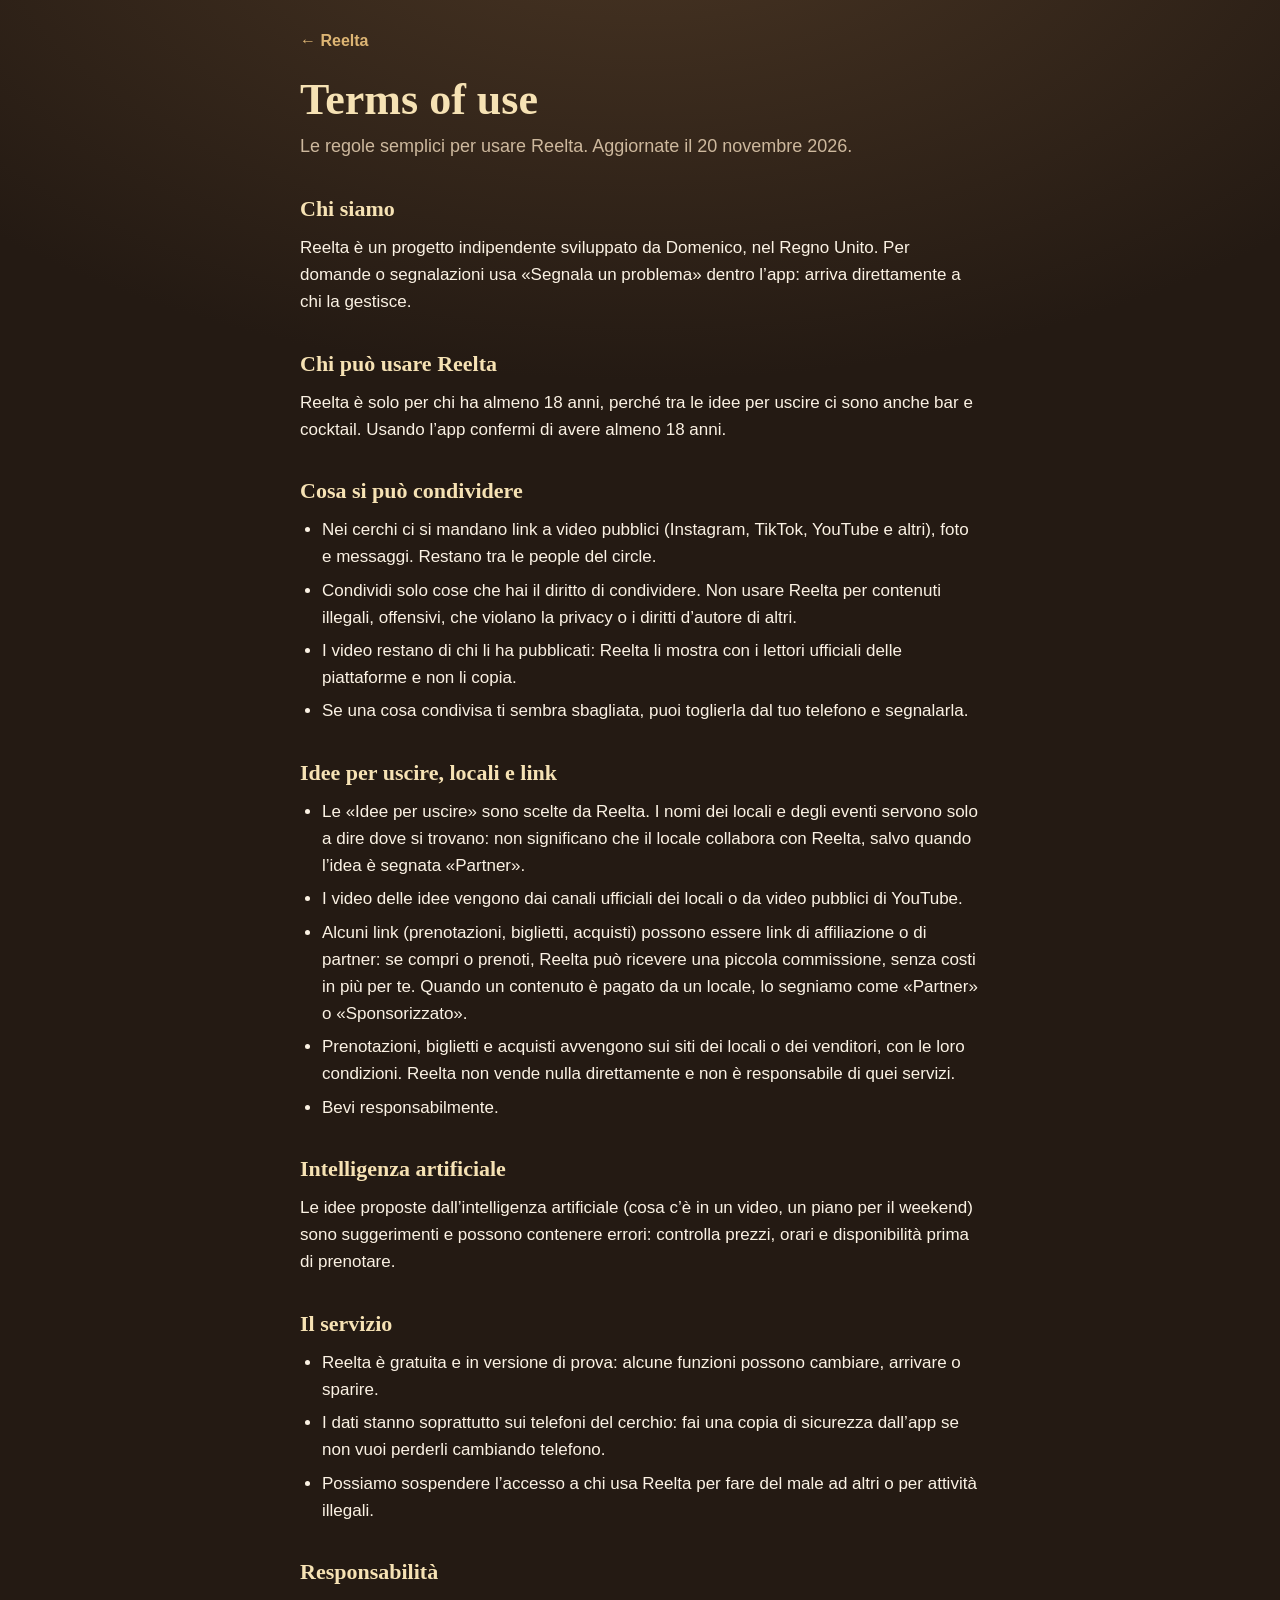
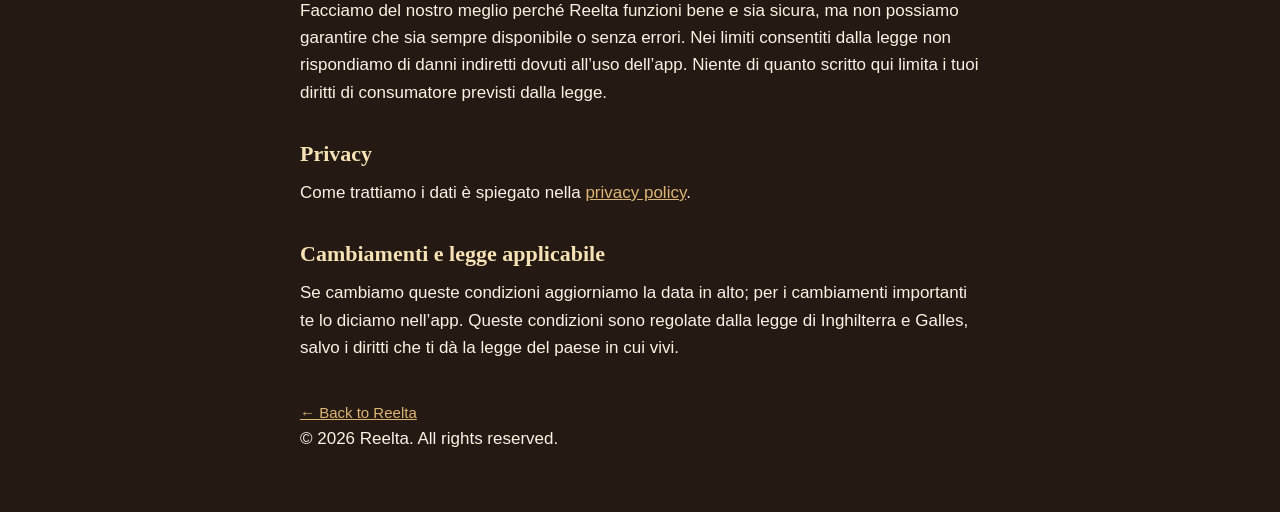
<file: termini.html>
<!DOCTYPE html>
<html lang="it">
<head>
<meta charset="UTF-8">
<meta name="viewport" content="width=device-width, initial-scale=1, viewport-fit=cover">
<script src="lang.js"></script>
<title>Condizioni d’uso · Reelta</title>
<meta name="description" content="Le regole per usare Reelta: chi può usarla, cosa si può condividere, idee dei locali e link sponsorizzati.">
<meta name="theme-color" content="#241A13">
<link rel="icon" href="icon-192.png?p2">
<style>
:root{color-scheme:dark;--bg:#241A13;--s1:#31251B;--line:rgba(226,190,128,.26);--g:#DDB574;--gl:#F6E2B4;--t:#FBF2E4;--m:#CDB89D}
*{box-sizing:border-box;margin:0;padding:0}
body{background:radial-gradient(120% 40% at 50% -6%,#4A3624 0%,var(--bg) 60%) var(--bg);color:var(--t);font-family:-apple-system,BlinkMacSystemFont,"Segoe UI",Roboto,sans-serif;line-height:1.6;-webkit-font-smoothing:antialiased}
main{max-width:720px;margin:0 auto;padding:calc(28px + env(safe-area-inset-top,0px)) 20px 60px}
a{color:var(--g)}
h1{font-family:Georgia,"Times New Roman",serif;font-weight:600;font-size:clamp(32px,8vw,44px);color:var(--gl);line-height:1.1;margin-bottom:8px}
h2{font-family:Georgia,"Times New Roman",serif;font-weight:600;font-size:22px;color:var(--gl);margin:30px 0 8px}
p,li{font-size:17px;color:var(--t)}
p+p{margin-top:10px}
ul{padding-left:22px;margin-top:8px}li+li{margin-top:6px}
.lead{color:var(--m);font-size:18px}
.box{background:var(--s1);border:1px solid var(--line);border-radius:20px;padding:16px 18px;margin-top:18px}
.box b{color:var(--g)}
.top{display:inline-block;margin-bottom:22px;text-decoration:none;font-weight:700}
footer{margin-top:40px;color:var(--m);font-size:15px}
</style>
</head>
<body>
<main>
<a class="top" href="./">← Reelta</a>
<h1>Condizioni d’uso</h1>
<p class="lead">Le regole semplici per usare Reelta. Aggiornate il 20 novembre 2026.</p>

<h2>Chi siamo</h2>
<p>Reelta è un progetto indipendente sviluppato da Domenico, nel Regno Unito. Per domande o segnalazioni usa «Segnala un problema» dentro l’app: arriva direttamente a chi la gestisce.</p>

<h2>Chi può usare Reelta</h2>
<p>Reelta è solo per chi ha almeno 18 anni, perché tra le idee per uscire ci sono anche bar e cocktail. Usando l’app confermi di avere almeno 18 anni.</p>

<h2>Cosa si può condividere</h2>
<ul>
<li>Nei cerchi ci si mandano link a video pubblici (Instagram, TikTok, YouTube e altri), foto e messaggi. Restano tra le persone del cerchio.</li>
<li>Condividi solo cose che hai il diritto di condividere. Non usare Reelta per contenuti illegali, offensivi, che violano la privacy o i diritti d’autore di altri.</li>
<li>I video restano di chi li ha pubblicati: Reelta li mostra con i lettori ufficiali delle piattaforme e non li copia.</li>
<li>Se una cosa condivisa ti sembra sbagliata, puoi toglierla dal tuo telefono e segnalarla.</li>
</ul>

<h2>Idee per uscire, locali e link</h2>
<ul>
<li>Le «Idee per uscire» sono scelte da Reelta. I nomi dei locali e degli eventi servono solo a dire dove si trovano: non significano che il locale collabora con Reelta, salvo quando l’idea è segnata «Partner».</li>
<li>I video delle idee vengono dai canali ufficiali dei locali o da video pubblici di YouTube.</li>
<li>Alcuni link (prenotazioni, biglietti, acquisti) possono essere link di affiliazione o di partner: se compri o prenoti, Reelta può ricevere una piccola commissione, senza costi in più per te. Quando un contenuto è pagato da un locale, lo segniamo come «Partner» o «Sponsorizzato».</li>
<li>Prenotazioni, biglietti e acquisti avvengono sui siti dei locali o dei venditori, con le loro condizioni. Reelta non vende nulla direttamente e non è responsabile di quei servizi.</li>
<li>Bevi responsabilmente.</li>
</ul>

<h2>Intelligenza artificiale</h2>
<p>Le idee proposte dall’intelligenza artificiale (cosa c’è in un video, un piano per il weekend) sono suggerimenti e possono contenere errori: controlla prezzi, orari e disponibilità prima di prenotare.</p>

<h2>Il servizio</h2>
<ul>
<li>Reelta è gratuita e in versione di prova: alcune funzioni possono cambiare, arrivare o sparire.</li>
<li>I dati stanno soprattutto sui telefoni del cerchio: fai una copia di sicurezza dall’app se non vuoi perderli cambiando telefono.</li>
<li>Possiamo sospendere l’accesso a chi usa Reelta per fare del male ad altri o per attività illegali.</li>
</ul>

<h2>Responsabilità</h2>
<p>Facciamo del nostro meglio perché Reelta funzioni bene e sia sicura, ma non possiamo garantire che sia sempre disponibile o senza errori. Nei limiti consentiti dalla legge non rispondiamo di danni indiretti dovuti all’uso dell’app. Niente di quanto scritto qui limita i tuoi diritti di consumatore previsti dalla legge.</p>

<h2>Privacy</h2>
<p>Come trattiamo i dati è spiegato nella <a href="privacy.html">privacy policy</a>.</p>

<h2>Cambiamenti e legge applicabile</h2>
<p>Se cambiamo queste condizioni aggiorniamo la data in alto; per i cambiamenti importanti te lo diciamo nell’app. Queste condizioni sono regolate dalla legge di Inghilterra e Galles, salvo i diritti che ti dà la legge del paese in cui vivi.</p>

<footer><a href="./">← Torna a Reelta</a><p>© 2026 Reelta. Tutti i diritti riservati.</p></footer>
</main>
</body>
</html>
</file>
